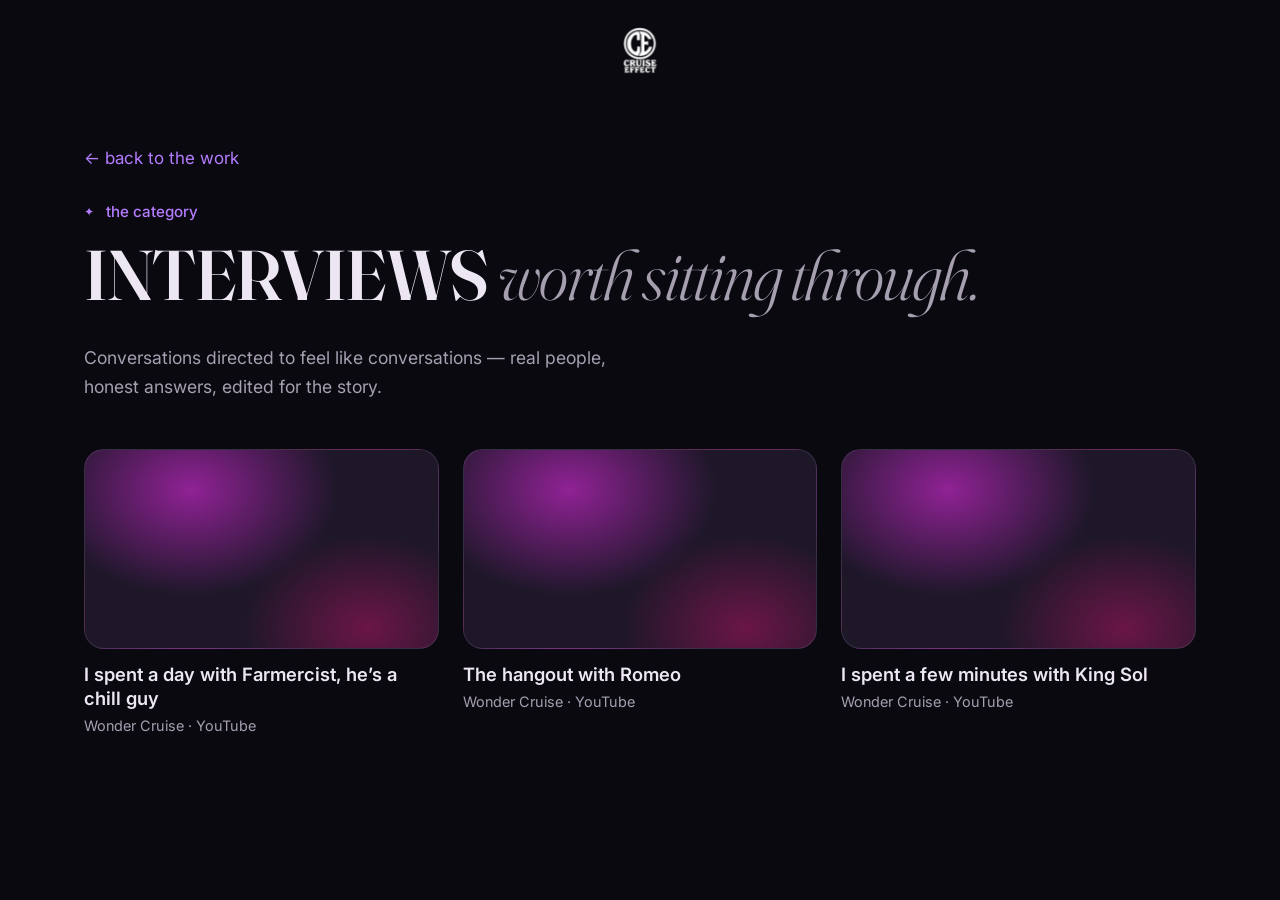
<file: interviews.html>
<!doctype html>
<html lang="en">
<head>
  <meta charset="utf-8">
  <meta name="viewport" content="width=device-width, initial-scale=1">
  <title>Interviews — Wonder</title>
  <link rel="icon" type="image/png" href="assets/logo.png">
  <meta name="description" content="Interviews directed and produced by Wonder.">
  <link rel="preconnect" href="https://fonts.googleapis.com">
  <link rel="preconnect" href="https://fonts.gstatic.com" crossorigin>
  <link href="https://fonts.googleapis.com/css2?family=Fraunces:ital,opsz,wght@0,9..144,300;0,9..144,600;0,9..144,900;1,9..144,300;1,9..144,400&family=Inter:wght@400;500;600;800;900&display=swap" rel="stylesheet">
  <link rel="stylesheet" href="styles.css">
  <style>
    body { cursor: auto; }
    .vpage { padding: 9rem 0 6rem; }
    .vpage__back { display: inline-block; margin-bottom: 2rem; color: var(--violet); text-decoration: none; }
    .vpage__back:hover { text-decoration: underline; }
    .vpage__intro { max-width: 52ch; color: var(--text-dim); font-size: 1.1rem; margin: 1rem 0 3rem; }
    .vgrid { display: grid; grid-template-columns: repeat(auto-fill, minmax(300px, 1fr)); gap: 1.5rem; list-style: none; margin: 0; padding: 0; }
    .vitem { margin: 0; }
    .vitem__frame { position: relative; aspect-ratio: 16 / 9; border-radius: 20px; overflow: hidden; border: 1px solid var(--line); display: grid; place-items: center;
      background: radial-gradient(70% 90% at 30% 20%, hsl(300 85% 55% / .55), transparent 60%), radial-gradient(60% 80% at 80% 90%, hsl(330 80% 40% / .5), transparent 60%), var(--ink-3); }
    .vitem__frame iframe { position: absolute; inset: 0; width: 100%; height: 100%; border: 0; }
    .vitem__frame video { position: absolute; inset: 0; width: 100%; height: 100%; object-fit: cover; background: #000; }
    .vitem__soon { font: italic 300 1.6rem/1 var(--display); color: rgba(255,255,255,.85); }
    .vitem figcaption { margin-top: .9rem; }
    .vitem strong { display: block; font: 600 1.15rem/1.3 var(--body); color: var(--text); }
    .vitem span { font-size: .9rem; color: var(--text-dim); }
  </style>
</head>
<body>
  <header class="nav">
    <a href="index.html" class="nav__logo" aria-label="Wonder, home"><img src="assets/logo.png" alt="Wonder"></a>
  </header>

  <main class="vpage">
    <div class="container">
      <a href="index.html#work" class="vpage__back">&larr; back to the work</a>
      <p class="eyebrow">the category</p>
      <h1 class="display">INTERVIEWS <span class="muted">worth sitting through.</span></h1>
      <p class="vpage__intro">Conversations directed to feel like conversations &mdash; real people, honest answers, edited for the story.</p>
      <ul class="vgrid" id="videos"></ul>
    </div>
  </main>

  <script>
    // Add interview videos here: a YouTube video id (youtube) or a file in assets/ (src), plus title and note.
    // Entries without either show as "coming soon".
    const VIDEOS = [
      { youtube: 'rDh9KdlpwPs', title: 'I spent a day with Farmercist, he’s a chill guy', note: 'Wonder Cruise · YouTube' },
      { youtube: 'A8yFPyDyW_A', title: 'The hangout with Romeo', note: 'Wonder Cruise · YouTube' },
      { youtube: 'OwQZ8aUHUlc', title: 'I spent a few minutes with King Sol', note: 'Wonder Cruise · YouTube' },
    ];

    document.getElementById('videos').innerHTML = VIDEOS.map((v) => `
      <li><figure class="vitem">
        <div class="vitem__frame">${v.youtube
          ? `<iframe src="https://www.youtube-nocookie.com/embed/${v.youtube}" title="${v.title}" loading="lazy" allow="accelerometer; encrypted-media; gyroscope; picture-in-picture; fullscreen" allowfullscreen></iframe>`
          : v.src
          ? `<video src="${v.src}" controls playsinline preload="metadata"></video>`
          : '<span class="vitem__soon">coming soon</span>'}</div>
        <figcaption><strong>${v.title}</strong><span>${v.note}</span></figcaption>
      </figure></li>`).join('');
  </script>
</body>
</html>
</file>
<file: styles.css>
:root {
  --ink: #0b0910;          /* near-black base */
  --ink-2: #14101c;
  --ink-3: #1d1728;
  --purple: #7b2ff7;       /* signature saturated purple */
  --violet: #b47cff;       /* electric violet highlight */
  --lilac: #cbb8e8;        /* muted lilac */
  --text: #ece7f2;         /* warm off-white */
  --text-dim: #a59fb0;     /* warm grey */
  --line: rgba(203, 184, 232, 0.14);
  --display: "Fraunces", Georgia, serif;
  --body: "Inter", system-ui, sans-serif;
  --ease: cubic-bezier(.2, .7, .1, 1);
  --gutter: clamp(16px, 5vw, 64px);
}

*, *::before, *::after { box-sizing: border-box; }
html { scroll-behavior: smooth; }
body {
  margin: 0;
  background: var(--ink);
  color: var(--text);
  font: 400 1.0625rem/1.65 var(--body);
  -webkit-font-smoothing: antialiased;
  overflow-x: hidden;
}
img, video, canvas { display: block; max-width: 100%; }
a { color: inherit; }
ul { list-style: none; margin: 0; padding: 0; }
::selection { background: var(--purple); color: #fff; }

:focus-visible { outline: 2px solid var(--violet); outline-offset: 4px; border-radius: 4px; }

.skip {
  position: absolute; left: 16px; top: -60px; z-index: 100;
  background: var(--violet); color: var(--ink); padding: .6rem 1rem; border-radius: 6px;
  font-weight: 600; text-decoration: none;
}
.skip:focus { top: 16px; }

.container { width: 100%; max-width: 1240px; margin: 0 auto; padding: 0 var(--gutter); }

.eyebrow {
  font: 500 .95rem/1 var(--body);
  color: var(--violet);
  margin: 0 0 1.25rem;
  display: flex; align-items: center; gap: .75rem;
}
.eyebrow::before { content: "✦"; font-size: .8em; }

.display {
  font: 600 clamp(2.2rem, 5.5vw, 4.5rem)/1.02 var(--display);
  letter-spacing: -.02em;
  margin: 0 0 2rem;
  font-variation-settings: "opsz" 144;
}
.muted { color: var(--text-dim); font-weight: 300; font-style: italic; }
.accent { color: var(--violet); }

/* ---------- PILLS / BADGE ---------- */
.pills { display: flex; flex-wrap: wrap; gap: .6rem; }
.pills li, .tags li {
  border: 1px solid var(--line); border-radius: 99px;
  padding: .55rem 1.05rem; font-size: .9rem; color: var(--lilac);
  background: rgba(123, 47, 247, .06);
  transition: border-color .3s, background .3s, color .3s;
}
.pills li:hover { border-color: var(--violet); background: rgba(123, 47, 247, .16); color: var(--text); }
.pills--sm li { padding: .4rem .85rem; font-size: .8rem; }
.tags { display: flex; flex-wrap: wrap; gap: .4rem; }
.tags li { padding: .3rem .75rem; font-size: .75rem; }

.badge {
  display: inline-flex; align-items: center; gap: .6rem;
  border: 1px solid var(--line); border-radius: 99px; padding: .45rem .95rem .45rem .75rem;
  font-size: .82rem; color: var(--text); background: rgba(11, 9, 16, .5); backdrop-filter: blur(8px);
  margin: 0 0 2rem;
}
.badge__dot { width: 8px; height: 8px; border-radius: 50%; background: #5ef0a0; box-shadow: 0 0 0 0 rgba(94, 240, 160, .6); animation: ping 2s infinite; }
@keyframes ping { 70% { box-shadow: 0 0 0 8px rgba(94, 240, 160, 0); } 100% { box-shadow: 0 0 0 0 rgba(94, 240, 160, 0); } }

.link-arrow { color: var(--violet); text-decoration: none; font-weight: 500; border-bottom: 1px solid currentColor; padding-bottom: 2px; }
.link-arrow:hover { color: var(--text); }

/* ---------- NAV (centered wordmark) ---------- */
.nav { position: fixed; inset: 0 0 auto; z-index: 50; display: flex; justify-content: center; padding: 1.4rem var(--gutter); pointer-events: none; transition: background .4s; }
.nav.is-scrolled { background: linear-gradient(rgba(11, 9, 16, .8), transparent); }
.nav__logo { pointer-events: auto; font: 800 1.5rem/1 var(--body); letter-spacing: -.03em; text-decoration: none; color: #fff; }
.nav__logo span { font-size: .6em; vertical-align: super; color: var(--violet); }
.nav__logo img { display: block; height: 56px; width: auto; }

/* ---------- DOCK (primary navigation) ---------- */
.dock {
  position: fixed; left: 50%; bottom: 20px; z-index: 55; transform: translateX(-50%);
  display: flex; gap: .55rem; padding: .55rem;
  background: rgba(255, 255, 255, .14); border: 1px solid rgba(255, 255, 255, .35);
  border-radius: 22px; backdrop-filter: blur(18px) saturate(1.4);
  box-shadow: 0 20px 50px -15px rgba(0, 0, 0, .6);
}
.dock__item {
  position: relative; width: 62px; height: 62px; border-radius: 16px; display: grid; place-items: center;
  background: linear-gradient(160deg, #fff 0%, #ece6f7 100%);
  box-shadow: inset 0 -3px 6px rgba(0,0,0,.08), 0 4px 10px rgba(0,0,0,.25);
  transition: transform .35s var(--ease);
}
.dock__item svg {
  width: 36px; height: 36px; fill: none; stroke: var(--c); stroke-width: 2.2;
  stroke-linejoin: round; stroke-linecap: round;
}
.dock__item:hover, .dock__item:focus-visible { transform: translateY(-10px) scale(1.12); }
.dock__badge {
  position: absolute; top: -6px; right: -6px; width: 20px; height: 20px; border-radius: 50%;
  background: #ff3b5c; color: #fff; font: 700 .7rem/16px var(--body); text-align: center; border: 2px solid #fff;
}
.dock__label {
  position: absolute; bottom: calc(100% + 14px); left: 50%; transform: translateX(-50%) translateY(4px);
  background: rgba(11, 9, 16, .85); color: #fff; font-size: .75rem; padding: .3rem .6rem; border-radius: 8px;
  white-space: nowrap; opacity: 0; pointer-events: none; transition: opacity .25s, transform .25s;
}
.dock__item:hover .dock__label, .dock__item:focus-visible .dock__label { opacity: 1; transform: translateX(-50%) translateY(0); }
@media (max-width: 480px) { .dock__item { width: 52px; height: 52px; } .dock__item svg { width: 30px; height: 30px; } }

/* ---------- BUTTONS ---------- */
.btn {
  display: inline-flex; align-items: center; justify-content: center;
  padding: 1rem 1.6rem; border-radius: 99px;
  font: 600 .95rem/1 var(--body); text-decoration: none; cursor: pointer;
  border: 1px solid transparent; transition: background .3s, border-color .3s, color .3s;
}
.btn--primary { background: var(--purple); color: #fff; box-shadow: 0 10px 40px -10px rgba(123, 47, 247, .7); }
.btn--primary:hover { background: #8d47ff; }
.btn--ghost { border-color: var(--line); color: var(--text); background: rgba(11, 9, 16, .4); }
.btn--ghost:hover { border-color: var(--violet); color: var(--violet); }

/* ---------- HERO ---------- */
.hero {
  position: relative; min-height: 100svh;
  display: grid; place-items: center; text-align: center;
  padding: 7rem var(--gutter) 9rem;
  overflow: hidden; isolation: isolate;
}
.hero__bg { position: absolute; inset: -24px; z-index: -3; overflow: hidden; }
.hero__img {
  position: absolute; inset: 0;
  background: #2a1650 url("assets/hero.png") 50% 60% / cover no-repeat;
  animation: kenburns 28s ease-in-out infinite alternate;
  transform-origin: 54% 45%;
}
@keyframes kenburns { from { transform: scale(1.04); } to { transform: scale(1.16) translate(-1%, 1%); } }
/* Sun breathing glow — sits over the sun at ~53% / 42% */
.hero__sun {
  position: absolute; left: 53%; top: 42%; width: 34vmax; height: 34vmax; translate: -50% -50%;
  background: radial-gradient(circle, rgba(255, 214, 140, .55), rgba(255, 140, 90, .18) 35%, transparent 65%);
  mix-blend-mode: screen; animation: breathe 6s ease-in-out infinite;
}
@keyframes breathe { 50% { opacity: .55; scale: 1.12; } }
/* Film light flicker, top right */
.hero__lamp {
  position: absolute; right: 7%; top: 14%; width: 18vmax; height: 18vmax; translate: 50% -50%;
  background: radial-gradient(circle, rgba(255, 236, 190, .6), transparent 60%);
  mix-blend-mode: screen; animation: flicker 4s steps(1) infinite;
}
@keyframes flicker { 0%, 100% { opacity: .9; } 12% { opacity: .6; } 14% { opacity: 1; } 60% { opacity: .75; } 62% { opacity: .95; } }
/* Slow-moving god rays */
.hero__rays {
  position: absolute; inset: -20%;
  background: repeating-conic-gradient(from 0deg at 53% 42%, rgba(255, 200, 140, .07) 0deg 4deg, transparent 4deg 13deg);
  mix-blend-mode: screen; animation: rays 60s linear infinite;
  mask: radial-gradient(circle at 53% 42%, #000 0 15%, transparent 55%);
}
@keyframes rays { to { transform: rotate(360deg); } }
@media (max-width: 700px) { .hero__img { background-position: 62% 60%; } }
.hero__vignette { position: absolute; inset: 0; z-index: -1; pointer-events: none; background: linear-gradient(to top, var(--ink) 0%, transparent 25%), radial-gradient(70% 60% at 50% 55%, rgba(11, 9, 16, .45), transparent 75%), linear-gradient(rgba(42, 22, 80, .25), rgba(42, 22, 80, .15)); }
.hero__content { display: grid; justify-items: center; gap: clamp(2.5rem, 7vh, 4.5rem); }

.id-pill {
  display: inline-flex; align-items: center; gap: .8rem; text-align: left;
  padding: .55rem 1.1rem .55rem .55rem; border-radius: 16px;
  background: rgba(255, 255, 255, .14); border: 1.5px solid rgba(255, 255, 255, .45);
  backdrop-filter: blur(14px); color: #fff;
}
.id-pill__avatar {
  width: 40px; height: 40px; border-radius: 50%; display: grid; place-items: center;
  background: linear-gradient(135deg, var(--violet), var(--purple)); font: 800 1rem/1 var(--body);
  border: 2px solid rgba(255,255,255,.7);
}
.id-pill__avatar { overflow: hidden; }
.id-pill__avatar img { width: 100%; height: 100%; object-fit: cover; object-position: 55% 40%; }
.id-pill strong { display: block; font: 700 1rem/1.2 var(--body); letter-spacing: -.01em; }
.id-pill__status { display: flex; align-items: center; gap: .4rem; font-size: .78rem; font-weight: 600; color: rgba(255,255,255,.9); }
.id-pill .badge__dot { width: 7px; height: 7px; }

.hero__headline { position: relative; }
.hero__title {
  font: 900 clamp(2.4rem, 7vw, 5.2rem)/.9 var(--body);
  letter-spacing: -.055em; margin: 0; color: #fff;
  text-shadow: 0 6px 40px rgba(11, 9, 16, .35);
}
.hero__title .line { display: block; overflow: hidden; padding: 0 .05em .04em; }
.hero__title .line > span { display: inline-block; }

.sticker {
  position: absolute; display: inline-flex; align-items: center;
  padding: .6rem 1rem .6rem 1.4rem; border-radius: 6px; white-space: nowrap;
  font: 500 clamp(.8rem, 1.4vw, 1rem)/1 var(--body); color: var(--ink);
  box-shadow: 0 10px 25px -8px rgba(0,0,0,.45);
}
.sticker__pin {
  position: absolute; left: -14px; top: -12px;
  width: 30px; height: 30px; border-radius: 50%; display: grid; place-items: center;
  color: #fff; font-size: .8rem; border: 2px solid rgba(255,255,255,.85);
}
.sticker--a { left: -6%; top: 58%; background: #efe6ff; transform: rotate(-12deg); }
.sticker--a .sticker__pin { background: var(--purple); }
.sticker--b { right: -8%; top: 16%; background: #ffe3f6; transform: rotate(14deg); }
.sticker--b .sticker__pin { background: #d23fae; }

.eyes { position: absolute; z-index: 5; pointer-events: none; will-change: transform; right: clamp(24px, 8vw, 120px); top: clamp(90px, 18vh, 140px); display: flex; gap: 6px; }
.eye { width: 26px; height: 38px; border-radius: 50%; background: #fff; position: relative; box-shadow: 0 3px 8px rgba(0,0,0,.25); }
.eye i { position: absolute; left: 50%; top: 40%; width: 12px; height: 14px; margin: -7px 0 0 -6px; border-radius: 50%; background: #0b0910; transition: transform .1s; }
.eye i::after { content: ""; position: absolute; top: 2px; left: 3px; width: 4px; height: 4px; border-radius: 50%; background: #fff; }

@media (max-width: 700px) {
  .sticker--a { left: 0; top: 96%; }
  .sticker--b { right: 0; top: -30%; }
  .eyes { top: 72px; }
}

/* ---------- MARQUEE ---------- */
.marquee { overflow: hidden; border-block: 1px solid var(--line); background: var(--purple); padding: 1.1rem 0; }
.marquee__track { display: flex; gap: 2rem; width: max-content; animation: marquee 30s linear infinite; align-items: center; }
.marquee span { font: italic 400 clamp(1.4rem, 3vw, 2.2rem)/1 var(--display); color: #fff; white-space: nowrap; }
.marquee i { font-style: normal; color: var(--ink); }
@keyframes marquee { to { transform: translateX(-50%); } }

/* ---------- SECTIONS ---------- */
section.scene { padding: clamp(6rem, 13vw, 10rem) 0; position: relative; }

.section-head { display: flex; justify-content: space-between; align-items: flex-end; gap: 2rem; flex-wrap: wrap; margin-bottom: 1rem; }
.section-head__aside { max-width: 30ch; color: var(--text-dim); margin: 0 0 2.3rem; }

.about__title { font-size: clamp(2.6rem, 7vw, 6rem); max-width: 14ch; }
.about__grid { display: grid; grid-template-columns: 1.2fr 1fr; gap: 3rem; align-items: start; }
.about__body { color: var(--text-dim); font-size: 1.1rem; }
.about__body p { margin: 0 0 1.2rem; }
.stats { display: grid; grid-template-columns: repeat(3, 1fr); gap: 1rem; margin: 4rem 0 0; }
.stats > div { border: 1px solid var(--line); border-radius: 20px; padding: 2rem; background: var(--ink-2); }
.stats dd { margin: 0 0 .75rem; font: 600 clamp(3rem, 6vw, 5rem)/1 var(--display); color: var(--text); letter-spacing: -.03em; }
.stats dt { font-size: .9rem; color: var(--text-dim); }
@media (max-width: 800px) {
  .about__grid, .stats { grid-template-columns: 1fr; }
}

/* ---------- WORK CARDS ---------- */
.cards { display: grid; grid-template-columns: 1fr 1fr; gap: clamp(1.5rem, 3vw, 2.5rem) clamp(1.25rem, 2.5vw, 2rem); }
.card:nth-child(even) { margin-top: clamp(0px, 8vw, 7rem); }
.card__media {
  position: relative; display: block; aspect-ratio: 4 / 3.4; border-radius: 20px; overflow: hidden; cursor: none;
  clip-path: inset(0 0 0 0 round 20px);
}
.card__media video { position: absolute; inset: 0; width: 100%; height: 100%; object-fit: cover; }
.case__placeholder {
  position: absolute; inset: -8% 0; display: grid; place-items: center;
  background:
    radial-gradient(70% 90% at 30% 20%, hsl(var(--hue) 85% 55% / .75), transparent 60%),
    radial-gradient(60% 80% at 80% 90%, hsl(calc(var(--hue) + 30) 80% 40% / .7), transparent 60%),
    linear-gradient(135deg, var(--ink-3), var(--ink));
  transition: transform 1.2s var(--ease);
}
.case__placeholder::after { /* film grain */
  content: ""; position: absolute; inset: 0; opacity: .14; mix-blend-mode: overlay;
  background-image: url("data:image/svg+xml,%3Csvg xmlns='http://www.w3.org/2000/svg' width='160' height='160'%3E%3Cfilter id='n'%3E%3CfeTurbulence baseFrequency='.9' numOctaves='2'/%3E%3C/filter%3E%3Crect width='100%25' height='100%25' filter='url(%23n)'/%3E%3C/svg%3E");
}
.case__placeholder span { font: italic 300 clamp(2rem, 5vw, 4.5rem)/1 var(--display); color: rgba(255,255,255,.9); letter-spacing: -.03em; text-align: center; padding: 0 1rem; }
.card__media:hover .case__placeholder { transform: scale(1.05); }
.card__media video[src] { z-index: 1; }
.card__meta { display: flex; justify-content: space-between; align-items: center; gap: 1rem; margin: 1.25rem 0 .75rem; font-size: .85rem; color: var(--text-dim); }
.card__title { font: 600 clamp(1.5rem, 2.6vw, 2.1rem)/1.1 var(--display); margin: 0 0 .5rem; letter-spacing: -.01em; }
.card__teaser { color: var(--text-dim); margin: 0 0 1rem; }
.card__story summary { cursor: pointer; font-size: .85rem; color: var(--violet); list-style: none; }
.card__story summary::-webkit-details-marker { display: none; }
.card__story summary::after { content: " +"; }
.card__story[open] summary::after { content: " −"; }
.card__story dl { margin: 1rem 0 0; display: grid; gap: .75rem; }
.card__story div { display: grid; grid-template-columns: 6rem 1fr; gap: 1rem; padding-bottom: .75rem; border-bottom: 1px solid var(--line); font-size: .95rem; }
.card__story dt { font-size: .7rem; letter-spacing: .16em; text-transform: uppercase; color: var(--text-dim); padding-top: .25rem; }
.card__story dd { margin: 0; }
@media (max-width: 760px) {
  .cards { grid-template-columns: 1fr; }
  .card:nth-child(even) { margin-top: 0; }
  .card__media { cursor: pointer; }
}

/* ---------- SERVICES ---------- */
.expertise { background: linear-gradient(var(--ink), var(--ink-2) 30%, var(--ink-2) 70%, var(--ink)); }
.disciplines { display: grid; grid-template-columns: repeat(3, 1fr); gap: 1rem; }
.discipline {
  background: var(--ink); border: 1px solid var(--line); border-radius: 20px;
  padding: clamp(1.8rem, 3vw, 2.5rem); position: relative; overflow: hidden; transition: border-color .4s;
}
.discipline:hover { border-color: rgba(180, 124, 255, .4); }
.discipline::before {
  content: ""; position: absolute; inset: 0; pointer-events: none; opacity: 0; transition: opacity .5s;
  background: radial-gradient(400px circle at var(--mx, 50%) var(--my, 50%), rgba(123, 47, 247, .2), transparent 60%);
}
.discipline:hover::before { opacity: 1; }
.discipline__icon { width: 44px; height: 44px; fill: none; stroke: var(--violet); stroke-width: 1.5; margin-bottom: 2rem; }
.discipline h3 { font: 600 1.7rem/1.1 var(--display); margin: 0 0 1rem; }
.discipline p { color: var(--text-dim); margin: 0 0 1.5rem; }
@media (max-width: 900px) { .disciplines { grid-template-columns: 1fr; } }

/* ---------- CLIENTS ---------- */
.clients { padding-top: clamp(4rem, 8vw, 6rem) !important; padding-bottom: clamp(4rem, 8vw, 6rem) !important; }
.clients__list { display: grid; grid-template-columns: repeat(4, 1fr); border-top: 1px solid var(--line); border-left: 1px solid var(--line); }
.clients__list li {
  border-right: 1px solid var(--line); border-bottom: 1px solid var(--line);
  padding: 2.2rem 1rem; text-align: center;
  font: 600 clamp(1.1rem, 2.2vw, 1.6rem)/1 var(--display); color: var(--text-dim);
  transition: color .4s, background .4s;
}
.clients__list li:hover { color: var(--text); background: var(--ink-2); }
.clients__list .logo { display: grid; place-items: center; padding: 1.5rem; }
.clients__list .logo img { max-height: 72px; max-width: 80%; width: auto; object-fit: contain; filter: grayscale(1) brightness(1.4); opacity: .75; transition: filter .4s, opacity .4s; }
.clients__list .logo img.logo--round { height: 72px; width: 72px; border-radius: 50%; object-fit: cover; }
.clients__list .logo img.logo--dark { filter: brightness(0) invert(1); }
.clients__list .logo:hover img { filter: none; opacity: 1; }
@media (max-width: 700px) { .clients__list { grid-template-columns: repeat(2, 1fr); } }

/* ---------- REVIEWS ---------- */
.reviews { display: grid; grid-template-columns: repeat(3, 1fr); gap: 1rem; }
.review {
  margin: 0; padding: 2rem; border: 1px solid var(--line); border-radius: 20px; background: var(--ink-2);
  display: flex; flex-direction: column;
}
.review__hook { font: 600 1.45rem/1.2 var(--display); margin: 0 0 1rem; color: var(--text); }
.review blockquote { margin: 0 0 2rem; color: var(--text-dim); flex: 1; }
.review figcaption { display: grid; gap: .1rem; font-size: .85rem; color: var(--text-dim); padding-top: 1.25rem; border-top: 1px solid var(--line); }
.review figcaption strong { color: var(--text); font-size: 1rem; font-weight: 600; }
@media (max-width: 900px) { .reviews { grid-template-columns: 1fr; } }

/* ---------- FAQ ---------- */
.faq__grid { display: grid; grid-template-columns: 1fr 1.3fr; gap: 3rem; }
.faq__list details { border-bottom: 1px solid var(--line); }
.faq__list details:first-child { border-top: 1px solid var(--line); }
.faq__list summary {
  cursor: pointer; list-style: none; padding: 1.5rem 0;
  display: flex; justify-content: space-between; gap: 1rem;
  font: 400 clamp(1.15rem, 2vw, 1.4rem)/1.3 var(--display);
  transition: color .3s;
}
.faq__list summary::-webkit-details-marker { display: none; }
.faq__list summary::after { content: "+"; color: var(--violet); font-family: var(--body); transition: transform .4s var(--ease); }
.faq__list details[open] summary::after { transform: rotate(45deg); }
.faq__list summary:hover { color: var(--violet); }
.faq__list p { margin: 0 0 1.5rem; color: var(--text-dim); max-width: 55ch; }
@media (max-width: 800px) { .faq__grid { grid-template-columns: 1fr; gap: 0; } }

/* ---------- CONTACT ---------- */
.contact { background: radial-gradient(70% 60% at 15% 100%, rgba(123, 47, 247, .22), transparent 70%); }
.contact__grid { display: grid; grid-template-columns: 1.1fr 1fr; gap: 4rem; align-items: start; }
.contact__title { font-size: clamp(2.6rem, 6vw, 5.2rem); }
.contact__title em { font-weight: 300; }
.contact__lede { color: var(--text-dim); max-width: 32ch; }
.contact__email {
  display: inline-block; margin-top: 1rem;
  font: 400 clamp(1.3rem, 3vw, 2rem)/1.2 var(--display); text-decoration: none;
  border-bottom: 1px solid var(--violet); padding-bottom: .2rem;
}
.contact__email:hover { color: var(--violet); }
.form { display: grid; gap: 1.2rem; background: var(--ink-2); border: 1px solid var(--line); border-radius: 20px; padding: clamp(1.5rem, 3vw, 2.5rem); }
.form > label { display: grid; gap: .45rem; font-size: .85rem; color: var(--text-dim); }
.form input:not([type=checkbox]), .form textarea {
  font: inherit; font-size: 1rem; color: var(--text);
  background: var(--ink); border: 1px solid var(--line); border-radius: 10px; padding: .85rem 1rem;
  transition: border-color .3s;
}
.form input:focus-visible, .form textarea:focus-visible { border-color: var(--violet); outline-offset: 1px; }
.form textarea { resize: vertical; }
.form__need { border: 0; padding: 0; margin: 0; display: flex; flex-wrap: wrap; gap: .5rem; }
.form__need legend { font-size: .85rem; color: var(--text-dim); margin-bottom: .45rem; padding: 0; }
.form__need input { position: absolute; opacity: 0; }
.form__need span {
  display: inline-block; cursor: pointer; border: 1px solid var(--line); border-radius: 99px;
  padding: .5rem 1rem; font-size: .9rem; color: var(--lilac); transition: all .3s;
}
.form__need input:checked + span { background: var(--purple); border-color: var(--purple); color: #fff; }
.form__need input:focus-visible + span { outline: 2px solid var(--violet); outline-offset: 3px; }
.form .btn { justify-self: start; }
.form__note { margin: -.4rem 0 0; font-size: .8rem; color: var(--text-dim); }
.form__status { margin: 0; color: var(--lilac); font-size: .9rem; min-height: 1.2em; }
@media (max-width: 900px) { .contact__grid { grid-template-columns: 1fr; } }

/* ---------- FOOTER ---------- */
.footer { border-top: 1px solid var(--line); padding: 3rem 0 2rem; font-size: .85rem; color: var(--text-dim); overflow: hidden; }
.footer__big {
  margin: 0 0 2rem; font: 900 clamp(4rem, 22vw, 20rem)/.8 var(--display); letter-spacing: -.06em;
  color: transparent; -webkit-text-stroke: 1px rgba(180, 124, 255, .35); text-align: center;
}
.footer__big span { font-size: .3em; vertical-align: super; }
.footer__row { display: flex; justify-content: space-between; flex-wrap: wrap; gap: 1rem; }
.footer ul { display: flex; gap: 1.5rem; flex-wrap: wrap; }
.footer a { text-decoration: none; }
.footer a:hover { color: var(--violet); }

/* ---------- CURSOR (work hover) ---------- */
.cursor {
  position: fixed; left: 0; top: 0; z-index: 60; pointer-events: none;
  width: 96px; height: 96px; margin: -48px 0 0 -48px; border-radius: 50%;
  background: var(--purple); color: #fff; display: grid; place-items: center;
  font: 600 .75rem/1 var(--body); letter-spacing: .15em; text-transform: uppercase;
  transform: scale(0); transition: transform .35s var(--ease);
}
.cursor.is-active { transform: scale(1); }
.cursor.is-active::after { content: "View"; }

/* ---------- PRE-ANIMATION STATE (only when JS + motion are on) ---------- */
.js-motion [data-seq], .js-motion [data-reveal] { opacity: 0; }

@media (prefers-reduced-motion: reduce) {
  html { scroll-behavior: auto; }
  *, *::before, *::after { animation: none !important; transition-duration: .01ms !important; }
  .cursor { display: none; }
}

/* about portrait placeholder — swap .about__photo-frame contents for an <img> */
.about__head { display: flex; justify-content: space-between; align-items: center; gap: 2rem; }
.about__photo { margin: 0; flex: none; transform: rotate(4deg); transition: transform .6s var(--ease); }
.about__photo:hover { transform: rotate(0) scale(1.03); }
.about__photo-frame { position: relative; width: clamp(150px, 18vw, 220px); aspect-ratio: 4 / 5; border-radius: 24px; overflow: hidden; display: grid; place-items: center;
  background: radial-gradient(120% 90% at 20% 10%, var(--violet), transparent 55%), radial-gradient(100% 80% at 90% 100%, var(--purple), transparent 60%), var(--ink-3);
  border: 1px solid var(--line); box-shadow: 0 30px 60px -20px rgba(123, 47, 247, .45); }
.about__photo-frame::after { content: ""; position: absolute; inset: 10px; border: 1px dashed rgba(236, 231, 242, .35); border-radius: 16px; pointer-events: none; }
.about__photo-frame img { width: 100%; height: 100%; object-fit: cover; }
.about__photo-mark { font: italic 600 4rem/1 var(--display); color: rgba(236, 231, 242, .85); }
.about__photo figcaption { margin-top: .75rem; font-size: .8rem; letter-spacing: .12em; text-transform: uppercase; color: var(--text-dim); text-align: center; }
@media (max-width: 700px) { .about__head { flex-direction: column; align-items: flex-start; } .about__photo { align-self: flex-end; margin-top: -1rem; } }
</file>
